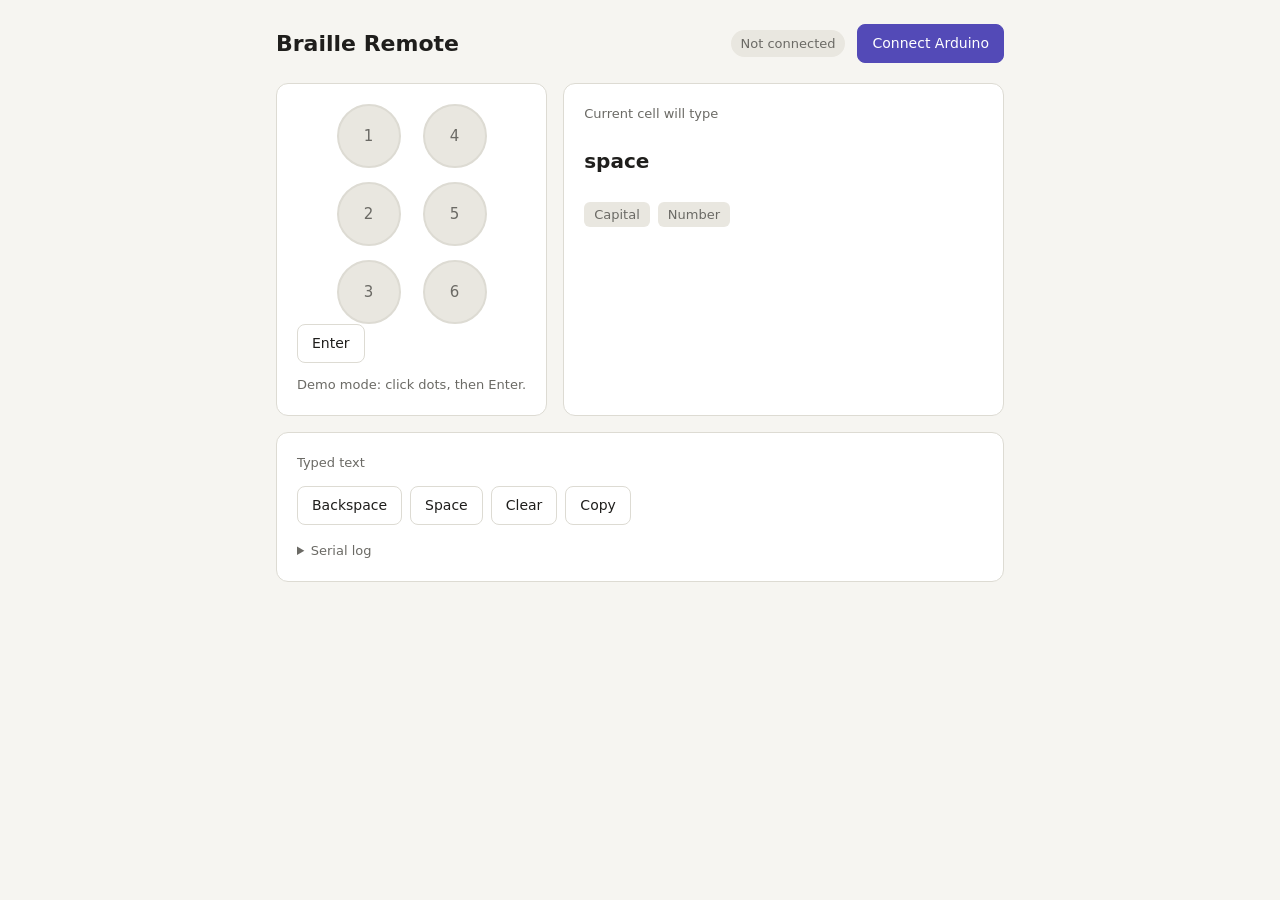
<file: braille_interface.html>
<!doctype html>
<html lang="en">
<head>
<meta charset="utf-8">
<meta name="viewport" content="width=device-width, initial-scale=1">
<title>Braille Remote</title>
<style>
  :root {
    --bg: #f6f5f1; --card: #ffffff; --text: #1f1e1c; --muted: #6b6a65; --line: #dddbd3;
    --dot-off: #e9e7e0; --dot-on: #534ab7; --accent: #534ab7; --accent-soft: #eeedfe;
    --ok: #0f6e56; --ok-soft: #e1f5ee; --warn: #993c1d; --warn-soft: #faece7;
  }
  @media (prefers-color-scheme: dark) {
    :root {
      --bg: #1a1a19; --card: #242422; --text: #efeee9; --muted: #a3a29b; --line: #3a3936;
      --dot-off: #34332f; --dot-on: #8b83e6; --accent: #8b83e6; --accent-soft: #2c2950;
      --ok: #5dcaa5; --ok-soft: #10302a; --warn: #f0997b; --warn-soft: #3a2018;
    }
  }
  * { box-sizing: border-box; }
  body { margin: 0; background: var(--bg); color: var(--text);
         font: 16px/1.5 system-ui, -apple-system, "Segoe UI", sans-serif; }
  main { max-width: 760px; margin: 0 auto; padding: 24px 16px 48px; }
  header { display: flex; align-items: center; gap: 12px; flex-wrap: wrap; margin-bottom: 20px; }
  h1 { font-size: 22px; font-weight: 600; margin: 0; flex: 1; }
  .pill { font-size: 13px; padding: 4px 10px; border-radius: 999px; background: var(--dot-off); color: var(--muted); }
  .pill.on { background: var(--ok-soft); color: var(--ok); }
  button { font: inherit; font-size: 14px; padding: 8px 14px; border-radius: 8px; cursor: pointer;
           border: 1px solid var(--line); background: var(--card); color: var(--text); }
  button.primary { background: var(--accent); border-color: var(--accent); color: #fff; }
  button:disabled { opacity: .45; cursor: default; }
  .grid { display: grid; grid-template-columns: auto 1fr; gap: 16px; }
  @media (max-width: 560px) { .grid { grid-template-columns: 1fr; } }
  .card { background: var(--card); border: 1px solid var(--line); border-radius: 12px; padding: 20px; }
  .cell { display: grid; grid-template-columns: repeat(2, 64px); gap: 14px 22px; justify-content: center; }
  .dot { width: 64px; height: 64px; border-radius: 50%; background: var(--dot-off); border: 2px solid transparent;
         display: grid; place-items: center; font-size: 15px; color: var(--muted); user-select: none;
         transition: background .08s, transform .08s; }
  .dot.on { background: var(--dot-on); color: #fff; transform: scale(1.04); }
  .demo .dot { cursor: pointer; border-color: var(--line); }
  #enterBtn { width: 100%; margin-top: 18px; }
  .label { font-size: 13px; color: var(--muted); margin-bottom: 4px; }
  .preview { font-size: 44px; font-weight: 600; min-height: 66px; line-height: 66px; }
  .preview.small { font-size: 20px; }
  .modes { display: flex; gap: 8px; margin-top: 8px; }
  .badge { font-size: 13px; padding: 3px 10px; border-radius: 6px; background: var(--dot-off); color: var(--muted); }
  .badge.on { background: var(--accent-soft); color: var(--accent); }
  .output { margin-top: 16px; }
  #text { font-size: 28px; min-height: 120px; white-space: pre-wrap; word-break: break-word;
          font-family: ui-monospace, "SF Mono", Menlo, Consolas, monospace; }
  #text::after { content: "▏"; color: var(--accent); animation: blink 1s steps(1) infinite; }
  @keyframes blink { 50% { opacity: 0; } }
  .row { display: flex; gap: 8px; margin-top: 14px; flex-wrap: wrap; }
  .flash { margin-top: 10px; font-size: 14px; min-height: 21px; color: var(--warn); }
  details { margin-top: 16px; color: var(--muted); font-size: 13px; }
  #log { font-family: ui-monospace, Menlo, Consolas, monospace; white-space: pre; max-height: 160px; overflow: auto; }
  .hint { font-size: 13px; color: var(--muted); margin-top: 12px; }
</style>
</head>
<body>
<main>
  <header>
    <h1>Braille Remote</h1>
    <span id="connectionStatusPill" class="pill">Not connected</span>
    <button id="connectButton" class="primary">Connect Arduino</button>
  </header>

  <div class="grid">
    <section class="card demo" id="brailleCellCard">
      <div class="cell" id="brailleCellDotGrid"></div>
      <button id="enterButton">Enter</button>
      <div class="hint" id="modeHintText">Demo mode: click dots, then Enter.</div>
    </section>

    <section class="card">
      <div class="label">Current cell will type</div>
      <div class="preview" id="decodedCharacterPreview">space</div>
      <div class="modes">
        <span class="badge" id="capitalizeModeBadge">Capital</span>
        <span class="badge" id="numberModeBadge">Number</span>
      </div>
      <div class="flash" id="flashMessage"></div>
    </section>
  </div>

  <section class="card output">
    <div class="label">Typed text</div>
    <div id="typedTextOutput"></div>
    <div class="row">
      <button id="backspaceButton">Backspace</button>
      <button id="spaceButton">Space</button>
      <button id="clearButton">Clear</button>
      <button id="copyButton">Copy</button>
    </div>
    <details>
      <summary>Serial log</summary>
      <div id="serialLog"></div>
    </details>
  </section>
</main>

<script>
// Demo scope: only letters a-j are decoded, matching the Arduino sketch's lookup table.
const LETTERS_A_THROUGH_J = 'abcdefghij';
const BITMASK_FOR_EACH_LETTER_A_THROUGH_J = [1, 3, 9, 25, 17, 11, 27, 19, 10, 26];

// Extra punctuation bitmasks that don't collide with any a-j letter bitmask above.
const CHARACTER_FOR_BITMASK = { 0: ' ', 2: ',', 6: ';', 18: ':', 50: '.', 22: '!', 38: '?', 4: "'", 36: '-' };
BITMASK_FOR_EACH_LETTER_A_THROUGH_J.forEach((bitmask, letterIndex) => {
  CHARACTER_FOR_BITMASK[bitmask] = LETTERS_A_THROUGH_J[letterIndex];
});

const BITMASK_MEANING_CAPITALIZE_SIGN = 32;  // dot 6 alone
const BITMASK_MEANING_NUMBER_SIGN = 60;      // dots 3-4-5-6

// The 2x3 braille cell matrix: row 0 is dots [1,4], row 1 is [2,5], row 2 is [3,6].
// This only controls the on-screen layout order — the decoding logic below works on bitmasks.
const BRAILLE_CELL_DOT_NUMBER_MATRIX = [[1, 4], [2, 5], [3, 6]];
const DOT_NUMBERS_IN_DISPLAY_ORDER = [1, 4, 2, 5, 3, 6];

const appState = {
  currentBrailleCellBitmask: 0,
  capitalizeNextLetterFlag: false,
  numberModeIsActiveFlag: false,
  typedText: '',
  isConnectedToBoard: false
};

let serialPort = null;
let serialReader = null;
let serialReadLoopPromise = null;

const byId = elementId => document.getElementById(elementId);
const dotGridContainer = byId('brailleCellDotGrid');
const dotElementForDotNumber = {};

DOT_NUMBERS_IN_DISPLAY_ORDER.forEach(dotNumber => {
  const dotElement = document.createElement('div');
  dotElement.className = 'dot';
  dotElement.textContent = dotNumber;
  dotElement.setAttribute('role', 'button');
  dotElement.setAttribute('aria-label', 'Dot ' + dotNumber);
  dotElement.addEventListener('click', () => {
    if (!appState.isConnectedToBoard) {
      appState.currentBrailleCellBitmask ^= 1 << (dotNumber - 1);
      renderCurrentState();
    }
  });
  dotElementForDotNumber[dotNumber] = dotElement;
  dotGridContainer.appendChild(dotElement);
});

// Mirrors the Arduino sketch's commitCurrentBrailleCellAsACharacter(), without side effects,
// so the on-screen preview always shows what Enter would currently produce.
function decodeBrailleCellBitmask(bitmask, capitalizeNextLetterFlag, numberModeIsActiveFlag) {
  if (bitmask === BITMASK_MEANING_CAPITALIZE_SIGN) {
    return { kind: 'capitalizeSign', capitalizeNextLetterFlag: true, numberModeIsActiveFlag };
  }
  if (bitmask === BITMASK_MEANING_NUMBER_SIGN) {
    return { kind: 'numberSign', capitalizeNextLetterFlag, numberModeIsActiveFlag: true };
  }

  let decodedCharacter = CHARACTER_FOR_BITMASK[bitmask];
  if (decodedCharacter === undefined) {
    return { kind: 'noMatch', capitalizeNextLetterFlag, numberModeIsActiveFlag };
  }
  if (decodedCharacter === ' ') {
    return { kind: 'character', character: ' ', capitalizeNextLetterFlag: false, numberModeIsActiveFlag: false };
  }

  let characterBecameADigit = false;
  if (numberModeIsActiveFlag) {
    const letterOffsetFromLetterA = LETTERS_A_THROUGH_J.indexOf(decodedCharacter);
    if (letterOffsetFromLetterA >= 0) {
      decodedCharacter = letterOffsetFromLetterA === 9 ? '0' : String(letterOffsetFromLetterA + 1);
      characterBecameADigit = true;
    } else {
      numberModeIsActiveFlag = false;
    }
  }
  if (!characterBecameADigit && capitalizeNextLetterFlag) {
    decodedCharacter = decodedCharacter.toUpperCase();
  }
  return { kind: 'character', character: decodedCharacter, capitalizeNextLetterFlag: false, numberModeIsActiveFlag };
}

function listPressedDotNumbers(bitmask) {
  const pressedDotNumbers = [];
  for (let dotIndex = 0; dotIndex < 6; dotIndex++) {
    if (bitmask & (1 << dotIndex)) pressedDotNumbers.push(dotIndex + 1);
  }
  return pressedDotNumbers.join('-') || 'none';
}

function renderCurrentState() {
  DOT_NUMBERS_IN_DISPLAY_ORDER.forEach(dotNumber => {
    const isPressed = !!(appState.currentBrailleCellBitmask & (1 << (dotNumber - 1)));
    dotElementForDotNumber[dotNumber].classList.toggle('on', isPressed);
  });

  const decoded = decodeBrailleCellBitmask(
    appState.currentBrailleCellBitmask,
    appState.capitalizeNextLetterFlag,
    appState.numberModeIsActiveFlag
  );
  const previewElement = byId('decodedCharacterPreview');
  const showsSmallText = decoded.kind !== 'character' || decoded.character === ' ';
  previewElement.classList.toggle('small', showsSmallText);
  previewElement.textContent =
    decoded.kind === 'capitalizeSign' ? 'Capital sign' :
    decoded.kind === 'numberSign' ? 'Number sign' :
    decoded.kind === 'noMatch' ? 'No match' :
    decoded.character === ' ' ? 'space' : decoded.character;

  byId('capitalizeModeBadge').classList.toggle('on', appState.capitalizeNextLetterFlag);
  byId('numberModeBadge').classList.toggle('on', appState.numberModeIsActiveFlag);
  byId('typedTextOutput').textContent = appState.typedText;
}

function showFlashMessage(message) {
  const flashElement = byId('flashMessage');
  flashElement.textContent = message;
  clearTimeout(showFlashMessage.pendingTimeoutId);
  showFlashMessage.pendingTimeoutId = setTimeout(() => { flashElement.textContent = ''; }, 1800);
}

function commitCurrentBrailleCellAsACharacterLocally() {
  const decoded = decodeBrailleCellBitmask(
    appState.currentBrailleCellBitmask,
    appState.capitalizeNextLetterFlag,
    appState.numberModeIsActiveFlag
  );
  if (decoded.kind === 'noMatch') {
    showFlashMessage('No braille character for dots ' + listPressedDotNumbers(appState.currentBrailleCellBitmask));
  } else {
    if (decoded.kind === 'character') appState.typedText += decoded.character;
    appState.capitalizeNextLetterFlag = decoded.capitalizeNextLetterFlag;
    appState.numberModeIsActiveFlag = decoded.numberModeIsActiveFlag;
  }
  appState.currentBrailleCellBitmask = 0;
  renderCurrentState();
}

function appendLineToSerialLog(line) {
  const logElement = byId('serialLog');
  logElement.textContent = (logElement.textContent + line + '\n').split('\n').slice(-60).join('\n');
  logElement.scrollTop = logElement.scrollHeight;
}

// Parses one line of the Arduino sketch's serial protocol and updates appState accordingly.
// This is the function that "reads" board input once a full line has been assembled by the
// read loop below — see connectToArduinoOverWebSerial() for where lines come from.
// Older versions of the sketch used short message names. Translate them so either sketch works.
const LEGACY_SERIAL_MESSAGE_PREFIX_TO_CURRENT_PREFIX = {
  'CELL ': 'BRAILLE_CELL_BITMASK ',
  'MODE ': 'INPUT_MODE_FLAGS ',
  'CHAR ': 'COMMITTED_CHARACTER ',
  'UNKNOWN ': 'NO_MATCHING_CHARACTER_FOR_BITMASK '
};

function translateLegacySerialLineToCurrentProtocol(line) {
  for (const [legacyPrefix, currentPrefix] of Object.entries(LEGACY_SERIAL_MESSAGE_PREFIX_TO_CURRENT_PREFIX)) {
    if (line.startsWith(legacyPrefix)) return currentPrefix + line.slice(legacyPrefix.length);
  }
  return line;
}

function handleIncomingSerialLine(rawLine) {
  appendLineToSerialLog(rawLine);
  const line = translateLegacySerialLineToCurrentProtocol(rawLine);

  if (line === 'READY') {
    appState.currentBrailleCellBitmask = 0;
    showFlashMessage('');
  } else if (line.startsWith('BRAILLE_CELL_BITMASK ')) {
    appState.currentBrailleCellBitmask = parseInt(line.slice('BRAILLE_CELL_BITMASK '.length), 10) || 0;
  } else if (line.startsWith('INPUT_MODE_FLAGS ')) {
    const [, capitalizeFlagText, numberModeFlagText] = line.split(' ');
    appState.capitalizeNextLetterFlag = capitalizeFlagText === '1';
    appState.numberModeIsActiveFlag = numberModeFlagText === '1';
  } else if (line.startsWith('COMMITTED_CHARACTER ')) {
    const remainder = line.slice('COMMITTED_CHARACTER '.length);
    const firstSpaceIndex = remainder.indexOf(' ');
    if (firstSpaceIndex >= 0) {
      const committedCharacter = remainder.slice(firstSpaceIndex + 1, firstSpaceIndex + 2) || ' ';
      appState.typedText += committedCharacter;
    }
  } else if (line.startsWith('NO_MATCHING_CHARACTER_FOR_BITMASK ')) {
    const bitmask = parseInt(line.slice('NO_MATCHING_CHARACTER_FOR_BITMASK '.length), 10) || 0;
    showFlashMessage('No braille character for dots ' + listPressedDotNumbers(bitmask));
  }

  renderCurrentState();
}

function setConnectionUiState(isConnected) {
  appState.isConnectedToBoard = isConnected;
  byId('connectionStatusPill').textContent = isConnected ? 'Connected' : 'Not connected';
  byId('connectionStatusPill').classList.toggle('on', isConnected);
  byId('connectButton').textContent = isConnected ? 'Disconnect' : 'Connect Arduino';
  byId('brailleCellCard').classList.toggle('demo', !isConnected);
  byId('enterButton').style.display = isConnected ? 'none' : '';
  byId('modeHintText').textContent = isConnected
    ? 'Live: press the buttons on the remote.'
    : 'Demo mode: click dots, then Enter.';
  if (!isConnected) {
    appState.currentBrailleCellBitmask = 0;
    appState.capitalizeNextLetterFlag = false;
    appState.numberModeIsActiveFlag = false;
  }
  renderCurrentState();
}

async function connectToArduinoOverWebSerial() {
  if (!('serial' in navigator)) {
    showFlashMessage('This browser has no Web Serial. Open the page in Chrome or Edge on a computer.');
    return;
  }
  try {
    serialPort = await navigator.serial.requestPort();
    await serialPort.open({ baudRate: 9600 });
  } catch (error) {
    showFlashMessage('Could not open the port: ' + error.message);
    serialPort = null;
    return;
  }

  setConnectionUiState(true);

  const textDecoderStream = new TextDecoderStream();
  serialReadLoopPromise = serialPort.readable.pipeTo(textDecoderStream.writable).catch(() => {});
  serialReader = textDecoderStream.readable.getReader();
  let incomingTextBuffer = '';

  try {
    while (true) {
      const { value, done } = await serialReader.read();
      if (done) break;
      incomingTextBuffer += value;

      let newlineIndex;
      while ((newlineIndex = incomingTextBuffer.indexOf('\n')) >= 0) {
        const line = incomingTextBuffer.slice(0, newlineIndex).replace(/\r$/, '');
        incomingTextBuffer = incomingTextBuffer.slice(newlineIndex + 1);
        if (line.length) handleIncomingSerialLine(line);
      }
    }
  } catch (error) {
    showFlashMessage('Connection lost: ' + error.message);
  } finally {
    try { serialReader.releaseLock(); } catch (_) {}
    await serialReadLoopPromise;
    try { await serialPort.close(); } catch (_) {}
    serialPort = null;
    serialReader = null;
    setConnectionUiState(false);
  }
}

async function disconnectFromArduino() {
  if (serialReader) {
    try { await serialReader.cancel(); } catch (_) {}
  }
}

byId('connectButton').addEventListener('click', () => {
  appState.isConnectedToBoard ? disconnectFromArduino() : connectToArduinoOverWebSerial();
});
byId('enterButton').addEventListener('click', commitCurrentBrailleCellAsACharacterLocally);
byId('backspaceButton').addEventListener('click', () => {
  appState.typedText = appState.typedText.slice(0, -1);
  renderCurrentState();
});
byId('spaceButton').addEventListener('click', () => {
  appState.typedText += ' ';
  renderCurrentState();
});
byId('clearButton').addEventListener('click', () => {
  appState.typedText = '';
  renderCurrentState();
});
byId('copyButton').addEventListener('click', async () => {
  try {
    await navigator.clipboard.writeText(appState.typedText);
    showFlashMessage('Copied');
  } catch (_) {
    showFlashMessage('Copy failed');
  }
});
document.addEventListener('keydown', event => {
  if (event.key === 'Backspace') {
    event.preventDefault();
    appState.typedText = appState.typedText.slice(0, -1);
    renderCurrentState();
  }
});

renderCurrentState();
</script>
</body>
</html>
</file>
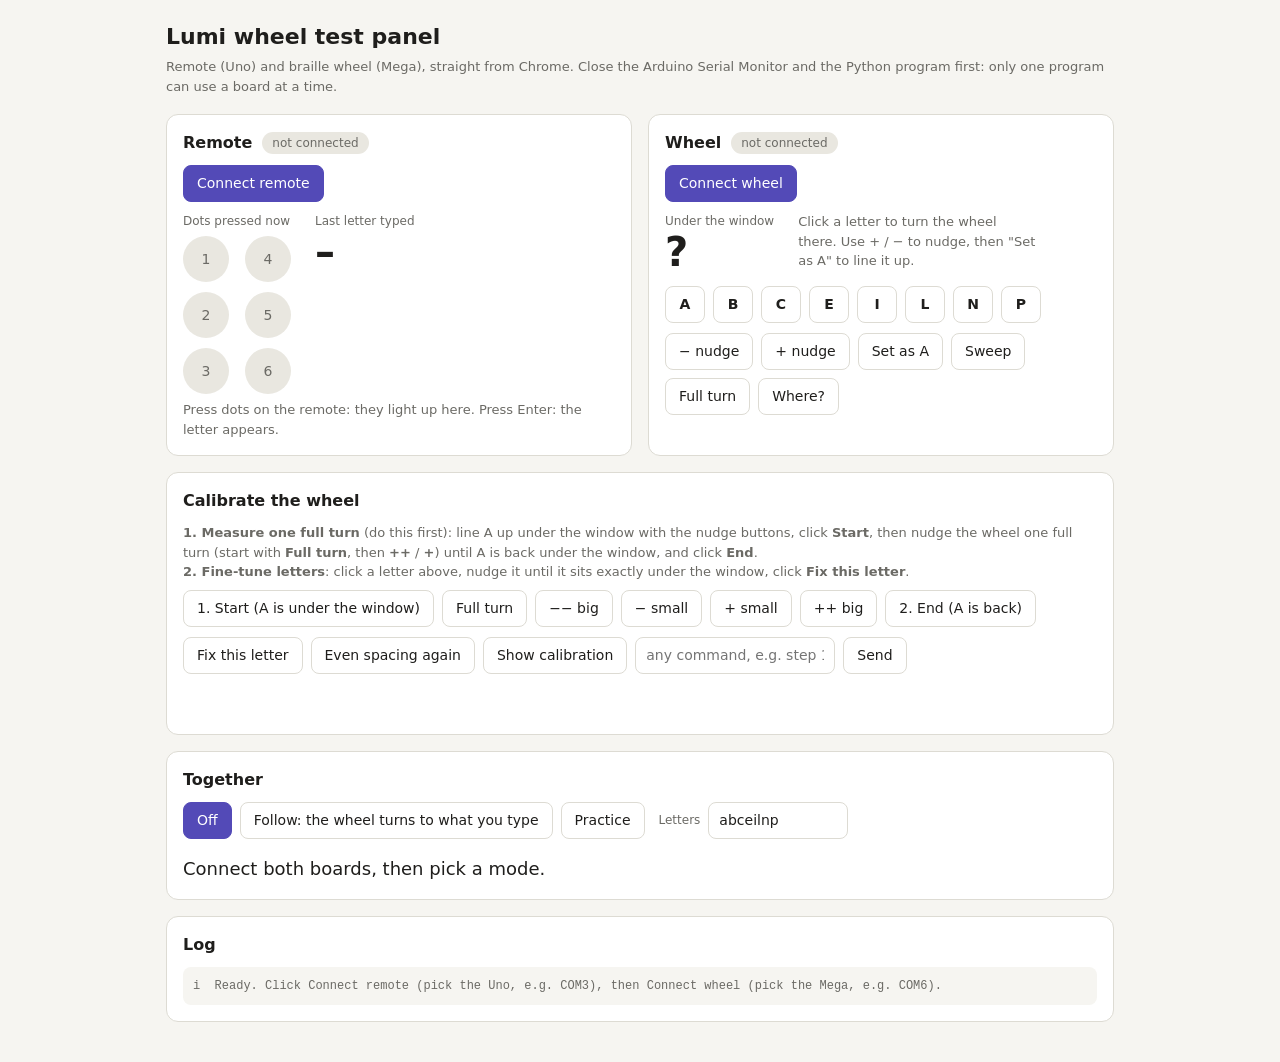
<file: tools/wheel_test.html>
<!doctype html>
<html lang="en">
<head>
<meta charset="utf-8">
<meta name="viewport" content="width=device-width, initial-scale=1">
<title>Lumi Wheel Test</title>
<style>
  :root {
    --bg: #f6f5f1; --card: #ffffff; --text: #1f1e1c; --muted: #6b6a65; --line: #dddbd3;
    --off: #e9e7e0; --on: #d85a30; --accent: #534ab7; --accent-soft: #eeedfe;
    --ok: #0f6e56; --ok-soft: #e1f5ee; --bad: #a32d2d; --bad-soft: #fcebeb;
  }
  @media (prefers-color-scheme: dark) {
    :root {
      --bg: #1a1a19; --card: #242422; --text: #efeee9; --muted: #a3a29b; --line: #3a3936;
      --off: #34332f; --on: #e8754a; --accent: #8b83e6; --accent-soft: #2c2950;
      --ok: #5dcaa5; --ok-soft: #10302a; --bad: #f09595; --bad-soft: #3a1c1c;
    }
  }
  * { box-sizing: border-box; }
  body { margin: 0; background: var(--bg); color: var(--text); font: 15px/1.5 system-ui, "Segoe UI", sans-serif; }
  main { max-width: 980px; margin: 0 auto; padding: 20px 16px 40px; }
  h1 { font-size: 22px; font-weight: 600; margin: 0 0 4px; }
  .sub { color: var(--muted); font-size: 13px; margin-bottom: 18px; }
  .grid { display: grid; grid-template-columns: 1fr 1fr; gap: 16px; }
  @media (max-width: 720px) { .grid { grid-template-columns: 1fr; } }
  .card { background: var(--card); border: 1px solid var(--line); border-radius: 12px; padding: 16px; }
  .card h2 { font-size: 16px; font-weight: 600; margin: 0 0 10px; display: flex; align-items: center; gap: 10px; }
  .pill { font-size: 12px; font-weight: 500; padding: 2px 10px; border-radius: 999px; background: var(--off); color: var(--muted); }
  .pill.ok { background: var(--ok-soft); color: var(--ok); }
  .pill.bad { background: var(--bad-soft); color: var(--bad); }
  button { font: inherit; font-size: 14px; padding: 7px 13px; border-radius: 8px; cursor: pointer;
           border: 1px solid var(--line); background: var(--card); color: var(--text); }
  button.primary { background: var(--accent); border-color: var(--accent); color: #fff; }
  button:disabled { opacity: .4; cursor: default; }
  .row { display: flex; gap: 8px; flex-wrap: wrap; align-items: center; margin-top: 10px; }
  .cell { display: grid; grid-template-columns: repeat(2, 46px); gap: 10px 16px; margin: 6px 0; }
  .dot { width: 46px; height: 46px; border-radius: 50%; background: var(--off); display: grid; place-items: center;
         color: var(--muted); font-size: 14px; transition: background .1s; }
  .dot.on { background: var(--on); color: #fff; }
  .big { font-size: 40px; font-weight: 600; line-height: 1.1; min-height: 46px; }
  .label { font-size: 12px; color: var(--muted); }
  .letters button { width: 40px; padding: 7px 0; font-weight: 600; }
  .letters button.here { background: var(--accent-soft); border-color: var(--accent); color: var(--accent); }
  .msg { margin-top: 16px; font-size: 18px; min-height: 28px; }
  .msg.good { color: var(--ok); } .msg.bad { color: var(--bad); }
  .modes button.on { background: var(--accent); border-color: var(--accent); color: #fff; }
  input[type=text] { font: inherit; font-size: 14px; padding: 7px 10px; border-radius: 8px; border: 1px solid var(--line);
                     background: var(--card); color: var(--text); width: 140px; }
  #log { font: 12px/1.5 ui-monospace, Consolas, monospace; white-space: pre-wrap; max-height: 220px; overflow: auto;
         background: var(--bg); border-radius: 8px; padding: 10px; color: var(--muted); }
  .help { font-size: 13px; color: var(--muted); }
  .warn { background: var(--bad-soft); color: var(--bad); border-radius: 8px; padding: 10px 12px; font-size: 14px; margin-bottom: 14px; display: none; }
</style>
</head>
<body>
<main>
  <h1>Lumi wheel test panel</h1>
  <div class="sub">Remote (Uno) and braille wheel (Mega), straight from Chrome. Close the Arduino Serial Monitor and the Python program first: only one program can use a board at a time.</div>
  <div class="warn" id="noSerial">This browser can't talk to USB boards. Open this file in <b>Chrome</b> or <b>Edge</b> on a computer.</div>

  <div class="grid">
    <section class="card">
      <h2>Remote <span class="pill" id="remoteStatus">not connected</span></h2>
      <div class="row" style="margin-top:0"><button class="primary" id="remoteBtn">Connect remote</button></div>
      <div class="row" style="align-items:flex-start;gap:24px">
        <div><div class="label">Dots pressed now</div><div class="cell" id="cell"></div></div>
        <div><div class="label">Last letter typed</div><div class="big" id="typed">–</div></div>
      </div>
      <div class="help">Press dots on the remote: they light up here. Press Enter: the letter appears.</div>
    </section>

    <section class="card">
      <h2>Wheel <span class="pill" id="wheelStatus">not connected</span></h2>
      <div class="row" style="margin-top:0"><button class="primary" id="wheelBtn">Connect wheel</button></div>
      <div class="row" style="align-items:flex-start;gap:24px">
        <div><div class="label">Under the window</div><div class="big" id="wheelAt">?</div></div>
        <div class="help" style="max-width:240px">Click a letter to turn the wheel there. Use + / − to nudge, then "Set as A" to line it up.</div>
      </div>
      <div class="row letters" id="wheelLetters"></div>
      <div class="row">
        <button data-cmd="-">− nudge</button><button data-cmd="+">+ nudge</button>
        <button data-cmd="zero">Set as A</button><button data-cmd="sweep">Sweep</button>
        <button data-cmd="turn">Full turn</button><button data-cmd="where">Where?</button>
      </div>
    </section>
  </div>

  <section class="card" style="margin-top:16px">
    <h2>Calibrate the wheel</h2>
    <div class="help" style="margin-bottom:8px">
      <b>1. Measure one full turn</b> (do this first): line A up under the window with the nudge buttons, click <b>Start</b>,
      then nudge the wheel one full turn (start with <b>Full turn</b>, then <b>++</b> / <b>+</b>) until A is back under the window, and click <b>End</b>.<br>
      <b>2. Fine-tune letters</b>: click a letter above, nudge it until it sits exactly under the window, click <b>Fix this letter</b>.
    </div>
    <div class="row" style="margin-top:0">
      <button data-cmd="calstart">1. Start (A is under the window)</button>
      <button data-cmd="turn">Full turn</button>
      <button data-cmd="--">−− big</button><button data-cmd="-">− small</button>
      <button data-cmd="+">+ small</button><button data-cmd="++">++ big</button>
      <button data-cmd="calend">2. End (A is back)</button>
    </div>
    <div class="row">
      <button data-cmd="fix">Fix this letter</button>
      <button data-cmd="evenly">Even spacing again</button>
      <button data-cmd="info">Show calibration</button>
      <input type="text" id="rawCmd" placeholder="any command, e.g. step 10" style="width:200px" aria-label="Command for the wheel">
      <button id="rawSend">Send</button>
    </div>
    <div class="msg" id="calMsg" style="font-size:15px"></div>
  </section>

  <section class="card" style="margin-top:16px">
    <h2>Together</h2>
    <div class="row modes" style="margin-top:0">
      <button id="modeOff" class="on">Off</button>
      <button id="modeFollow">Follow: the wheel turns to what you type</button>
      <button id="modePractice">Practice</button>
      <span class="label" style="margin-left:6px">Letters</span>
      <input type="text" id="practiceLetters" value="abceilnp" aria-label="Letters to practise">
    </div>
    <div class="msg" id="msg">Connect both boards, then pick a mode.</div>
  </section>

  <section class="card" style="margin-top:16px">
    <h2>Log</h2>
    <div id="log"></div>
  </section>
</main>

<script>
const WHEEL_LETTERS = "abceilnp";
const LETTER_MASKS = {};
"abcdefghijklmnopqrstuvwxyz".split("").forEach((c, i) =>
  LETTER_MASKS[c] = [1,3,9,25,17,11,27,19,10,26,5,7,13,29,21,15,31,23,14,30,37,39,58,45,61,53][i]);
const DOT_NAMES = {1:"1 top left",2:"2 middle left",3:"3 bottom left",4:"4 top right",5:"5 middle right",6:"6 bottom right"};
const $ = id => document.getElementById(id);

// ---------- log ----------
function log(source, text) {
  const el = $("log");
  const lines = (el.textContent + `${source}  ${text}\n`).split("\n");
  el.textContent = lines.slice(-150).join("\n");
  el.scrollTop = el.scrollHeight;
}

// ---------- serial ----------
function makeBoard(name, statusEl, button, onLine) {
  const board = { port: null, reader: null, writer: null, connected: false };
  const setStatus = (text, cls) => { statusEl.textContent = text; statusEl.className = "pill" + (cls ? " " + cls : ""); };

  board.send = async (line) => {
    if (!board.writer) { log("!", `${name} is not connected; can't send "${line}"`); return; }
    await board.writer.write(new TextEncoder().encode(line + "\n"));
    log("→" + name[0], line);
  };

  async function connect() {
    if (!("serial" in navigator)) { $("noSerial").style.display = "block"; return; }
    let port;
    try { port = await navigator.serial.requestPort(); }
    catch { return; }  // chooser closed
    try { await port.open({ baudRate: 9600 }); }
    catch (e) {
      setStatus("can't open", "bad");
      log("!", `${name}: ${e.message}. Close the Serial Monitor / Python program, or unplug and replug the board.`);
      return;
    }
    board.port = port; board.connected = true;
    board.writer = port.writable.getWriter();
    setStatus("connected (starting up…)", "ok");
    button.textContent = "Disconnect";
    readLoop();
  }

  async function readLoop() {
    const decoder = new TextDecoderStream();
    const done = board.port.readable.pipeTo(decoder.writable).catch(() => {});
    board.reader = decoder.readable.getReader();
    let buffer = "";
    try {
      while (true) {
        const { value, done: finished } = await board.reader.read();
        if (finished) break;
        buffer += value;
        let i;
        while ((i = buffer.indexOf("\n")) >= 0) {
          const line = buffer.slice(0, i).replace(/\r$/, "").trim();
          buffer = buffer.slice(i + 1);
          if (line) { log(name[0], line); onLine(line); }
        }
      }
    } catch (e) { log("!", `${name} connection lost: ${e.message}`); }
    try { board.reader.releaseLock(); } catch {}
    try { board.writer.releaseLock(); } catch {}
    await done;
    try { await board.port.close(); } catch {}
    board.port = board.reader = board.writer = null; board.connected = false;
    setStatus("not connected", "");
    button.textContent = `Connect ${name.toLowerCase()}`;
  }

  async function disconnect() { try { await board.reader.cancel(); } catch {} }

  button.onclick = () => board.connected ? disconnect() : connect();
  board.setStatus = setStatus;
  return board;
}

// ---------- remote ----------
const dotEls = {};
[1, 4, 2, 5, 3, 6].forEach(d => {
  const el = document.createElement("div");
  el.className = "dot"; el.textContent = d;
  dotEls[d] = el; $("cell").appendChild(el);
});
function showDots(mask) { for (let d = 1; d <= 6; d++) dotEls[d].classList.toggle("on", !!(mask >> (d - 1) & 1)); }

function onRemoteLine(line) {
  const w = line.split(/\s+/), name = w[0].toUpperCase();
  if (name === "READY") remote.setStatus("connected", "ok");
  if ((name === "CELL" || name === "BRAILLE_CELL_BITMASK") && /^\d+$/.test(w[1] || "")) showDots(+w[1]);
  if (name === "CHAR" || name === "COMMITTED_CHARACTER") {
    const c = (w[2] || " ").toLowerCase();
    $("typed").textContent = c === " " ? "space" : c.toUpperCase();
    onTyped(c);
  }
  if (name === "UNKNOWN" || name === "NO_MATCHING_CHARACTER_FOR_BITMASK") {
    $("typed").textContent = "?";
    if (mode === "practice") say("That pattern isn't a letter. Try again.", "bad");
  }
}

// ---------- wheel ----------
WHEEL_LETTERS.split("").forEach(c => {
  const b = document.createElement("button");
  b.textContent = c.toUpperCase(); b.dataset.cmd = c;
  $("wheelLetters").appendChild(b);
});
document.querySelectorAll("[data-cmd]").forEach(b => b.addEventListener("click", () => wheel.send(b.dataset.cmd)));

function setWheelAt(letter) {
  $("wheelAt").textContent = letter ? letter.toUpperCase() : "between letters";
  $("wheelAt").style.fontSize = letter ? "" : "18px";
  document.querySelectorAll("#wheelLetters button").forEach(b => b.classList.toggle("here", b.dataset.cmd === letter));
}

function onWheelLine(line) {
  if (/^(CAL|OK|steps per turn|rev must|type )/.test(line)) $("calMsg").textContent = line;
  if (/^at step .*calibrating/.test(line)) $("calMsg").textContent = line.replace(/^at step \d+ of \d+\s*/, "");
  if (line.startsWith("READY")) {
    wheel.setStatus("connected", "ok");
    const m = line.match(/letter ([a-z])/);
    setWheelAt(m ? m[1] : line.includes("assuming letter a") ? "a" : null);
    if (mode === "practice") showTarget("Let's start.");
  }
  let m;
  if ((m = line.match(/^AT ([a-z])/))) setWheelAt(m[1]);
  else if (/calibrating/.test(line)) setWheelAt(null);
  else if ((m = line.match(/^at step \d+ of \d+(?: = letter ([a-z]))?/))) setWheelAt(m[1] || null);
  else if (line.startsWith("OK: this is letter a")) setWheelAt("a");
}

$("rawSend").onclick = () => { const v = $("rawCmd").value.trim(); if (v) wheel.send(v); };
$("rawCmd").addEventListener("keydown", e => { if (e.key === "Enter") $("rawSend").click(); });

// ---------- modes ----------
let mode = "off", targets = WHEEL_LETTERS, index = 0;
function say(text, cls) { const m = $("msg"); m.textContent = text; m.className = "msg" + (cls ? " " + cls : ""); }
function setMode(m) {
  mode = m;
  ["Off", "Follow", "Practice"].forEach(n => $("mode" + n).classList.toggle("on", m === n.toLowerCase()));
  if (m === "off") say("Mode off. Use the buttons above to test each board on its own.");
  if (m === "follow") say("Type a wheel letter (A B C E I L N P) on the remote, then Enter.");
  if (m === "practice") {
    const wanted = $("practiceLetters").value.toLowerCase().replace(/\s/g, "");
    const bad = [...new Set(wanted.split("").filter(c => !WHEEL_LETTERS.includes(c)))];
    if (!wanted || bad.length) { say(`Practice letters must be on the wheel (A B C E I L N P). Not: ${bad.join(" ").toUpperCase()}`, "bad"); mode = "off"; setMode("off"); return; }
    targets = wanted; index = 0;
    showTarget("Let's start.");
  }
}
$("modeOff").onclick = () => setMode("off");
$("modeFollow").onclick = () => setMode("follow");
$("modePractice").onclick = () => setMode("practice");

function describe(c) {
  const mask = LETTER_MASKS[c];
  return `${c.toUpperCase()} is: ` + [1,2,3,4,5,6].filter(d => mask >> (d - 1) & 1).map(d => DOT_NAMES[d]).join(", ");
}
function showTarget(leadIn) {
  const t = targets[index];
  wheel.send(t);
  say(`${leadIn} Feel the wheel. Type the letter ${t.toUpperCase()} on the remote, then Enter.`);
}
function onTyped(c) {
  if (mode === "follow") {
    if (WHEEL_LETTERS.includes(c)) { wheel.send(c); say(`You typed ${c.toUpperCase()}. Turning the wheel to ${c.toUpperCase()}.`, "good"); }
    else say(`You typed ${c === " " ? "a space" : c.toUpperCase()}. That isn't on the wheel (A B C E I L N P).`, "bad");
  } else if (mode === "practice") {
    if (c === " ") { say("That was a space (no dots). Press some dots first, then Enter.", "bad"); return; }
    const t = targets[index];
    if (c === t) {
      index = (index + 1) % targets.length;
      showTarget(index === 0 ? "Correct! Starting again from the top." : "Correct! Next letter.");
      $("msg").className = "msg good";
    } else {
      say(`You typed ${c.toUpperCase()}. Good try. ${describe(t)}`, "bad");
    }
  }
}

// ---------- start ----------
const remote = makeBoard("Remote", $("remoteStatus"), $("remoteBtn"), onRemoteLine);
const wheel = makeBoard("Wheel", $("wheelStatus"), $("wheelBtn"), onWheelLine);
if (!("serial" in navigator)) $("noSerial").style.display = "block";
log("i", "Ready. Click Connect remote (pick the Uno, e.g. COM3), then Connect wheel (pick the Mega, e.g. COM6).");
</script>
</body>
</html>
</file>
